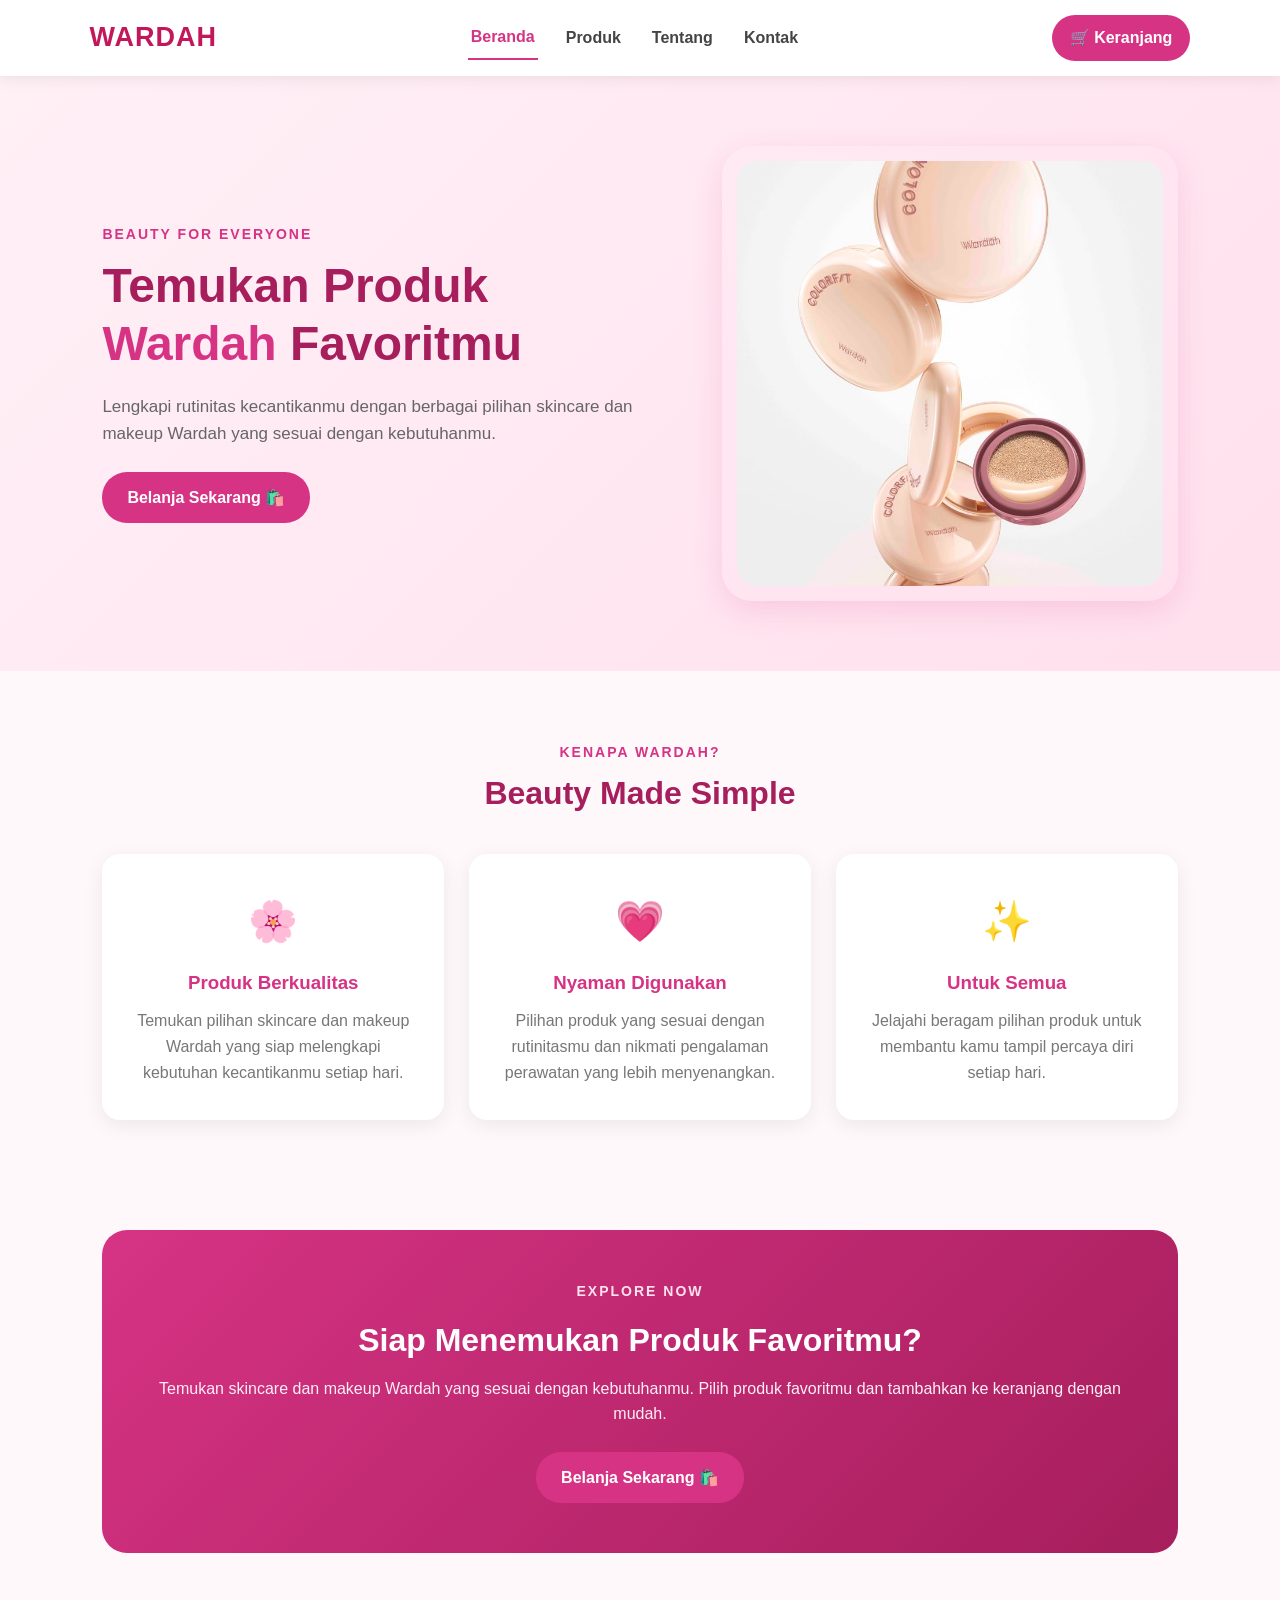
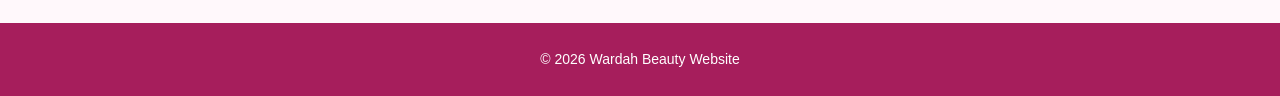
<file: index.html>
<!DOCTYPE html>
<html lang="id">
<head>
    <meta charset="UTF-8">
    <meta name="viewport" content="width=device-width, initial-scale=1.0">
    <title>Wardah Beauty - Beranda</title>

    <link rel="stylesheet" href="style.css">
</head>

<body>

    <header>
        <div class="logo">WARDAH</div>

        <nav>
            <a href="index.html" class="active">Beranda</a>
            <a href="produk.html">Produk</a>
            <a href="tentang.html">Tentang</a>
            <a href="kontak.html">Kontak</a>
        </nav>

        <a href="produk.html" class="cart-link">
            🛒 Keranjang
        </a>
    </header>

    <main>

        <section class="hero">
            <div class="hero-text">
                <p class="subtitle">BEAUTY FOR EVERYONE</p>

                <h1>
                    Temukan Produk
                    <span>Wardah</span>
                    Favoritmu
                </h1>

                <p>
                    Lengkapi rutinitas kecantikanmu dengan berbagai 
                    pilihan skincare dan makeup Wardah yang sesuai 
                    dengan kebutuhanmu.
                </p>

                <a href="produk.html" class="main-button">
                    Belanja Sekarang 🛍️
                </a>
            </div>

            <div class="hero-image">
                <img src="WardahColorfit.jpg"
                     alt="Produk Wardah">
            </div>
        </section>

        <section class="features">
            <div class="section-heading">
                <p>KENAPA WARDAH?</p>
                <h2>Beauty Made Simple</h2>
            </div>

            <div class="feature-list">

                <article class="feature-card">
                    <div class="feature-icon">🌸</div>
                    <h3>Produk Berkualitas</h3>
                    <p>
                        Temukan pilihan skincare dan makeup
                        Wardah yang siap melengkapi kebutuhan 
                        kecantikanmu setiap hari.
                    </p>
                </article>

                <article class="feature-card">
                    <div class="feature-icon">💗</div>
                    <h3>Nyaman Digunakan</h3>
                    <p>
                        Pilihan produk yang sesuai dengan
                        rutinitasmu dan nikmati pengalaman 
                        perawatan yang lebih menyenangkan.
                    </p>
                </article>

                <article class="feature-card">
                    <div class="feature-icon">✨</div>
                    <h3>Untuk Semua</h3>
                    <p>
                        Jelajahi beragam pilihan produk
                        untuk membantu kamu tampil percaya
                        diri setiap hari.
                    </p>
                </article>

            </div>
        </section>

        <section class="home-promo">
            <div>
                <p class="subtitle">EXPLORE NOW</p>
                <h2>Siap Menemukan Produk Favoritmu?</h2>
                <p>
                    Temukan skincare dan makeup Wardah yang
                    sesuai dengan kebutuhanmu. Pilih produk 
                    favoritmu dan tambahkan ke keranjang dengan mudah.
                </p>

                <a href="produk.html" class="main-button">
                    Belanja Sekarang 🛍️ 
                </a>
            </div>
        </section>

    </main>

    <footer>
        <p>© 2026 Wardah Beauty Website</p>
    </footer>

    <script src="script.js"></script>
</body>
</html>
</file>
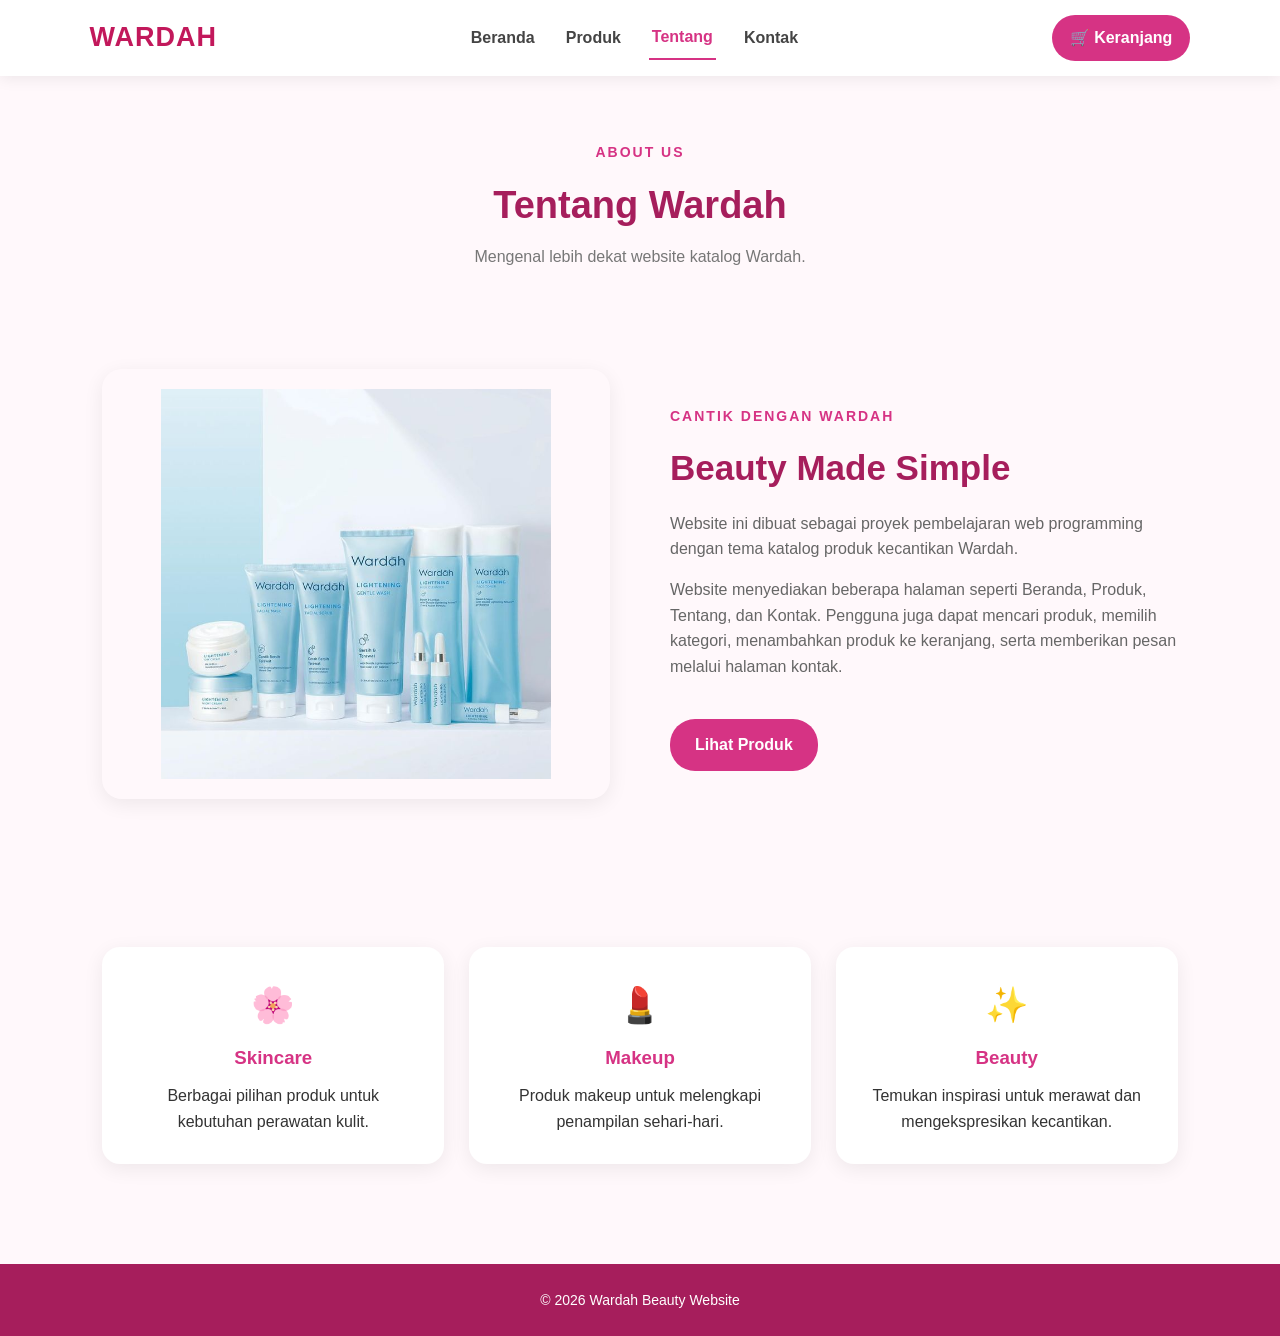
<file: tentang.html>
<!DOCTYPE html>
<html lang="id">
<head>
    <meta charset="UTF-8">
    <meta name="viewport" content="width=device-width, initial-scale=1.0">

    <title>Wardah Beauty - Tentang</title>

    <link rel="stylesheet" href="style.css">
</head>

<body>

    <header>
        <div class="logo">WARDAH</div>

        <nav>
            <a href="index.html">Beranda</a>
            <a href="produk.html">Produk</a>
            <a href="tentang.html" class="active">Tentang</a>
            <a href="kontak.html">Kontak</a>
        </nav>

        <a href="produk.html" class="cart-link">
            🛒 Keranjang
        </a>
    </header>

    <main>

        <section class="page-title">
            <p class="subtitle">ABOUT US</p>
            <h1>Tentang Wardah</h1>
            <p>
                Mengenal lebih dekat website katalog Wardah.
            </p>
        </section>

        <section class="about">

            <div class="about-image">
                <img
                    src="Wardah.jpg"
                    alt="Produk Wardah">
            </div>

            <div class="about-text">
                <p class="subtitle">CANTIK DENGAN WARDAH</p>

                <h2>Beauty Made Simple</h2>

                <p>
                    Website ini dibuat sebagai proyek pembelajaran
                    web programming dengan tema katalog produk
                    kecantikan Wardah.
                </p>

                <p>
                    Website menyediakan beberapa halaman seperti
                    Beranda, Produk, Tentang, dan Kontak.
                    Pengguna juga dapat mencari produk,
                    memilih kategori, menambahkan produk ke
                    keranjang, serta memberikan pesan melalui
                    halaman kontak.
                </p>

                <a href="produk.html" class="main-button">
                    Lihat Produk
                </a>
            </div>

        </section>

        <section class="about-info">

            <div class="info-card">
                <span>🌸</span>
                <h3>Skincare</h3>
                <p>
                    Berbagai pilihan produk untuk kebutuhan
                    perawatan kulit.
                </p>
            </div>

            <div class="info-card">
                <span>💄</span>
                <h3>Makeup</h3>
                <p>
                    Produk makeup untuk melengkapi penampilan
                    sehari-hari.
                </p>
            </div>

            <div class="info-card">
                <span>✨</span>
                <h3>Beauty</h3>
                <p>
                    Temukan inspirasi untuk merawat dan
                    mengekspresikan kecantikan.
                </p>
            </div>

        </section>

    </main>

    <footer>
        <p>© 2026 Wardah Beauty Website</p>
    </footer>

</body>
</html>
</file>
<file: style.css>
* {
    margin: 0;
    padding: 0;
    box-sizing: border-box;
}

html {
    scroll-behavior: smooth;
}

body {
    font-family: Arial, Helvetica, sans-serif;
    background-color: #fff8fb;
    color: #333;
    line-height: 1.6;
}

header {
    background-color: #ffffff;
    min-height: 75px;
    padding: 15px 7%;
    display: flex;
    align-items: center;
    justify-content: space-between;
    gap: 25px;
    box-shadow: 0 2px 15px rgba(0, 0, 0, 0.08);
    position: sticky;
    top: 0;
    z-index: 100;
}

.logo {
    color: #c2185b;
    font-size: 27px;
    font-weight: bold;
    letter-spacing: 1px;
}

nav {
    display: flex;
    align-items: center;
    justify-content: center;
    gap: 25px;
}

nav a {
    color: #444;
    text-decoration: none;
    font-weight: bold;
    padding: 8px 3px;
    transition: 0.3s;
}

nav a:hover {
    color: #d63384;
}

nav a.active {
    color: #d63384;
    border-bottom: 2px solid #d63384;
}

.cart-link,
.cart-button {
    border: none;
    text-decoration: none;
    background-color: #d63384;
    color: white;
    padding: 10px 18px;
    border-radius: 25px;
    font-weight: bold;
    cursor: pointer;
    transition: 0.3s;
}

.cart-link:hover,
.cart-button:hover {
    background-color: #b02a6f;
    transform: translateY(-2px);
}

#cartCount {
    background-color: white;
    color: #d63384;
    padding: 2px 7px;
    margin-left: 4px;
    border-radius: 50%;
    font-size: 12px;
}

.hero {
    min-height: 520px;
    padding: 70px 8%;
    display: flex;
    align-items: center;
    justify-content: space-between;
    gap: 50px;
    background: linear-gradient(
        135deg,
        #fff0f6,
        #ffe0ed
    );
}

.hero-text {
    max-width: 570px;
}

.subtitle {
    color: #d63384;
    font-size: 14px;
    font-weight: bold;
    letter-spacing: 2px;
    margin-bottom: 12px;
}

.hero-text h1 {
    color: #a61e5c;
    font-size: 48px;
    line-height: 1.2;
    margin-bottom: 20px;
}

.hero-text h1 span {
    color: #d63384;
}

.hero-text > p:not(.subtitle) {
    color: #666;
    font-size: 17px;
}

.hero-image {
    width: 500px;
    max-width: 48%;
    padding: 15px;
    border-radius: 30px;
    box-shadow:
        0 10px 30px rgba(214, 51, 132, 0.15);
}

.hero-image img {
    width: 100%;
    aspect-ratio: 1 / 1;
    display: block;
    object-fit: cover;
    object-position: center;
    padding: 0;
    margin: 0;
    border-radius: 20px;
}

.main-button {
    display: inline-block;
    margin-top: 25px;
    padding: 13px 25px;
    background-color: #d63384;
    color: white;
    text-decoration: none;
    border: none;
    border-radius: 25px;
    font-weight: bold;
    cursor: pointer;
    transition: 0.3s;
}

.main-button:hover {
    background-color: #b02a6f;
    transform: translateY(-2px);
}

section {
    padding: 70px 8%;
}

.section-heading {
    text-align: center;
    margin-bottom: 35px;
}

.section-heading p {
    color: #d63384;
    font-size: 14px;
    font-weight: bold;
    letter-spacing: 2px;
}

.section-heading h2 {
    color: #a61e5c;
    font-size: 32px;
    margin-top: 5px;
}

.feature-list {
    display: grid;
    grid-template-columns:
        repeat(3, 1fr);
    gap: 25px;
}

.feature-card {
    background-color: white;
    padding: 35px 25px;
    text-align: center;
    border-radius: 18px;
    box-shadow:
        0 5px 20px rgba(0, 0, 0, 0.07);
    transition: 0.3s;
}

.feature-card:hover {
    transform: translateY(-8px);
    box-shadow:
        0 10px 25px rgba(214, 51, 132, 0.15);
}

.feature-icon {
    font-size: 40px;
    margin-bottom: 15px;
}

.feature-card h3 {
    color: #d63384;
    margin-bottom: 10px;
}

.feature-card p {
    color: #777;
}

.home-promo {
    background: linear-gradient(
        135deg,
        #d63384,
        #a61e5c
    );

    color: white;
    border-radius: 25px;
    margin: 40px 8% 70px;
    padding: 50px;
    text-align: center;
}

.home-promo .subtitle {
    color: #ffe1ee;
}

.home-promo h2 {
    font-size: 32px;
    margin-bottom: 10px;
}

.home-promo p:not(.subtitle) {
    color: #ffeef6;
}

.page-title {
    text-align: center;
    padding: 65px 20px 30px;
}

.page-title h1 {
    color: #a61e5c;
    font-size: 38px;
    margin-bottom: 8px;
}

.page-title > p:last-child {
    color: #777;
}

.product-section {
    padding-top: 25px;
}

.search-box {
    max-width: 650px;
    margin: 0 auto 25px;
}

.search-box input {
    width: 100%;
    padding: 15px 20px;
    border: 2px solid #f3bfd4;
    border-radius: 30px;
    background-color: white;
    font-size: 16px;
    outline: none;
    transition: 0.3s;
}

.search-box input:focus {
    border-color: #d63384;
    box-shadow:
        0 0 0 4px rgba(214, 51, 132, 0.08);
}

.filter {
    text-align: center;
    margin-bottom: 25px;
}

.filter-btn {
    border: none;
    padding: 10px 22px;
    margin: 5px;
    border-radius: 25px;
    background-color: #f8dce8;
    color: #a61e5c;
    font-weight: bold;
    cursor: pointer;
    transition: 0.3s;
}

.filter-btn:hover {
    background-color: #f1bfd3;
}

.filter-btn.active {
    background-color: #d63384;
    color: white;
}

.jumlah-produk {
    text-align: center;
    color: #777;
    margin-bottom: 25px;
}

.product-list {
    display: grid;
    grid-template-columns:
        repeat(3, 1fr);
    gap: 25px;
}

.product-card {
    background-color: white;
    padding: 16px;
    border-radius: 18px;
    box-shadow: 0 5px 20px rgba(0, 0, 0, 0.07);
    transition: 0.3s;
    overflow: hidden;
}

.product-card:hover {
    transform: translateY(-7px);
    box-shadow: 0 12px 25px rgba(214, 51, 132, 0.15);
}

.product-card img {
    width: 100%;
    aspect-ratio: 1 / 1;
    height: auto;
    display: block;
    object-fit: cover;
    object-position: center;
    padding: 0;
    margin: 0 0 15px 0;
    border-radius: 12px;
    background-color: #fff4f8;
}

.product-card .kategori {
    color: #d63384;
    text-transform: uppercase;
    font-size: 12px;
    font-weight: bold;
    letter-spacing: 1px;
}

.product-card h3 {
    color: #444;
    font-size: 18px;
    margin: 7px 0;
    min-height: 54px;
}

.harga {
    color: #b02a6f;
    font-size: 19px;
    font-weight: bold;
}

.product-buttons {
    display: flex;
    gap: 8px;
    margin-top: 15px;
}

.beli {
    flex: 1;
    border: none;
    padding: 11px;
    border-radius: 20px;
    background-color: #d63384;
    color: white;
    font-weight: bold;
    cursor: pointer;
    transition: 0.3s;
}

.beli:hover {
    background-color: #b02a6f;
}

.favorite {
    width: 45px;
    border: none;
    border-radius: 50%;
    background-color: #fce4ec;
    color: #d63384;
    font-size: 20px;
    cursor: pointer;
    transition: 0.3s;
}

.favorite:hover {
    transform: scale(1.08);
}

.favorite.active {
    background-color: #d63384;
    color: white;
}

.produk-kosong {
    display: none;
    text-align: center;
    padding: 40px;
    color: #999;
}

.about {
    display: grid;
    grid-template-columns:
        1fr 1fr;
    align-items: center;
    gap: 60px;
}

.about-image img {
    width: 100%;
    height: 430px;
    object-fit: contain;
    border-radius: 20px;
    padding: 20px;
    box-shadow:
        0 5px 20px rgba(0, 0, 0, 0.07);
}

.about-text h2 {
    color: #a61e5c;
    font-size: 35px;
    margin-bottom: 15px;
}

.about-text p:not(.subtitle) {
    color: #666;
    margin-bottom: 15px;
}

.about-info {
    display: grid;
    grid-template-columns:
        repeat(3, 1fr);
    gap: 25px;
}

.info-card {
    text-align: center;
    background-color: white;
    padding: 30px;
    border-radius: 18px;
    box-shadow:
        0 5px 20px rgba(0, 0, 0, 0.07);
}

.info-card span {
    font-size: 35px;
}

.info-card h3 {
    color: #d63384;
    margin: 10px 0;
}

.contact {
    display: grid;
    grid-template-columns:
        1fr 1fr;
    gap: 50px;
}

.contact-info h2 {
    color: #a61e5c;
    margin-bottom: 25px;
}

.contact-item {
    display: flex;
    align-items: center;
    gap: 15px;
    background-color: white;
    padding: 18px;
    margin-bottom: 15px;
    border-radius: 12px;
    box-shadow:
        0 4px 15px rgba(0, 0, 0, 0.06);
}

.contact-item > span {
    font-size: 28px;
}

.contact-item h3 {
    color: #d63384;
}

.contact-item p {
    color: #777;
}

.contact-form {
    background-color: white;
    padding: 30px;
    border-radius: 18px;
    box-shadow:
        0 5px 20px rgba(0, 0, 0, 0.07);
}

.form-group {
    margin-bottom: 18px;
}

.form-group label {
    display: block;
    margin-bottom: 6px;
    font-weight: bold;
    color: #555;
}

.form-group input,
.form-group textarea {
    width: 100%;
    padding: 13px;
    border: 1px solid #ddd;
    border-radius: 8px;
    font-family: inherit;
    font-size: 15px;
    outline: none;
    resize: vertical;
}

.form-group input:focus,
.form-group textarea:focus {
    border-color: #d63384;
    box-shadow:
        0 0 0 3px rgba(214, 51, 132, 0.08);
}

.contact-form .main-button {
    width: 100%;
}

footer {
    background-color: #a61e5c;
    color: white;
    text-align: center;
    padding: 25px;
    margin-top: 30px;
}

footer p {
    font-size: 14px;
}

@media (max-width: 900px) {

    header {
        flex-wrap: wrap;
        justify-content: center;
    }
    .hero {
        flex-direction: column;
        text-align: center;
    }
    .hero-text {
        max-width: 700px;
    }
    .hero-image {
        max-width: 70%;
        width: 400px;
    }
    .feature-list {
        grid-template-columns: 1fr;
    }
    .product-list {
        grid-template-columns:
            repeat(2, 1fr);
    }
    .about {
        grid-template-columns: 1fr;
    }
    .about-image img {
        height: 350px;
    }
    .about-info {
        grid-template-columns: 1fr;
    }
    .contact {
        grid-template-columns: 1fr;
    }
}

@media (max-width: 600px) {

    header {
        padding: 15px 5%;
        flex-direction: column;
        gap: 12px;
    }
    nav {
        flex-wrap: wrap;

        gap: 12px;
    }
    nav a {
        font-size: 14px;
    }
    .cart-link,
    .cart-button {
        font-size: 14px;
    }
    .hero {
        padding: 50px 6%;
    }
    .hero-text h1 {
        font-size: 35px;
    }
    .hero-image {
        max-width: 100%;
    }
    .hero-image img {
        height: 300px;
    }
    section {
        padding: 50px 6%;
    }
    .page-title {
        padding: 50px 20px 20px;
    }
    .page-title h1 {
        font-size: 30px;
    }
    .product-list {
        grid-template-columns: 1fr;
    }
    .product-card img {
        height: 280px;
    }
    .home-promo {
        margin: 20px 6% 50px;
        padding: 35px 20px;
    }
    .home-promo h2 {
        font-size: 25px;
    }
    .about-text h2 {
        font-size: 28px;
    }
    .contact-form {
        padding: 20px;
    }
}
</file>
